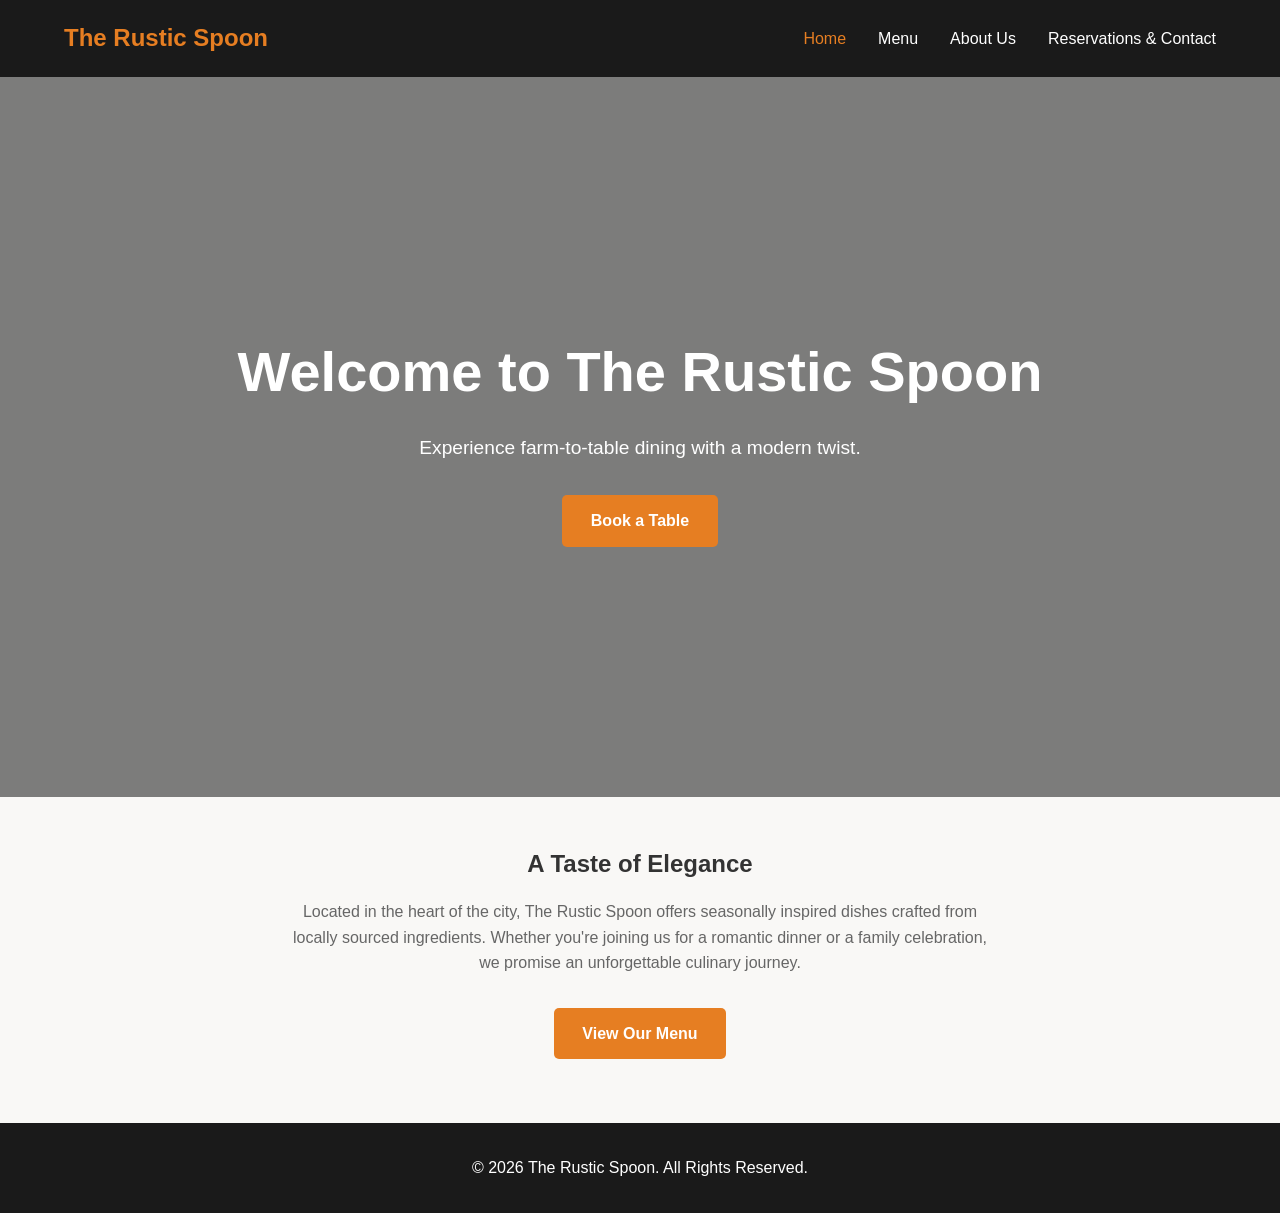
<file: index.html>
<!DOCTYPE html>
<html lang="en">
<head>
    <meta charset="UTF-8">
    <meta name="viewport" content="width=device-width, initial-scale=1.0">
    <title>The Rustic Spoon - Home</title>
    <link rel="stylesheet" href="style.css">
</head>
<body>

    <header>
        <a href="index.html" class="logo">The Rustic Spoon</a>
        <nav>
            <ul>
                <li><a href="index.html" class="active">Home</a></li>
                <li><a href="menu.html">Menu</a></li>
                <li><a href="about.html">About Us</a></li>
                <li><a href="contact.html">Reservations & Contact</a></li>
            </ul>
        </nav>
    </header>

    <section class="hero">
        <h1>Welcome to The Rustic Spoon</h1>
        <p>Experience farm-to-table dining with a modern twist.</p>
        <a href="contact.html" class="btn">Book a Table</a>
    </section>

    <div class="container" style="text-align: center;">
        <h2>A Taste of Elegance</h2>
        <p style="max-width: 700px; margin: 1rem auto; color: #666;">
            Located in the heart of the city, The Rustic Spoon offers seasonally inspired dishes crafted from locally sourced ingredients. Whether you're joining us for a romantic dinner or a family celebration, we promise an unforgettable culinary journey.
        </p>
        <a href="menu.html" class="btn" style="margin-top: 1rem;">View Our Menu</a>
    </div>

    <footer>
        <p>&copy; 2026 The Rustic Spoon. All Rights Reserved.</p>
    </footer>

</body>
</html>
</file>
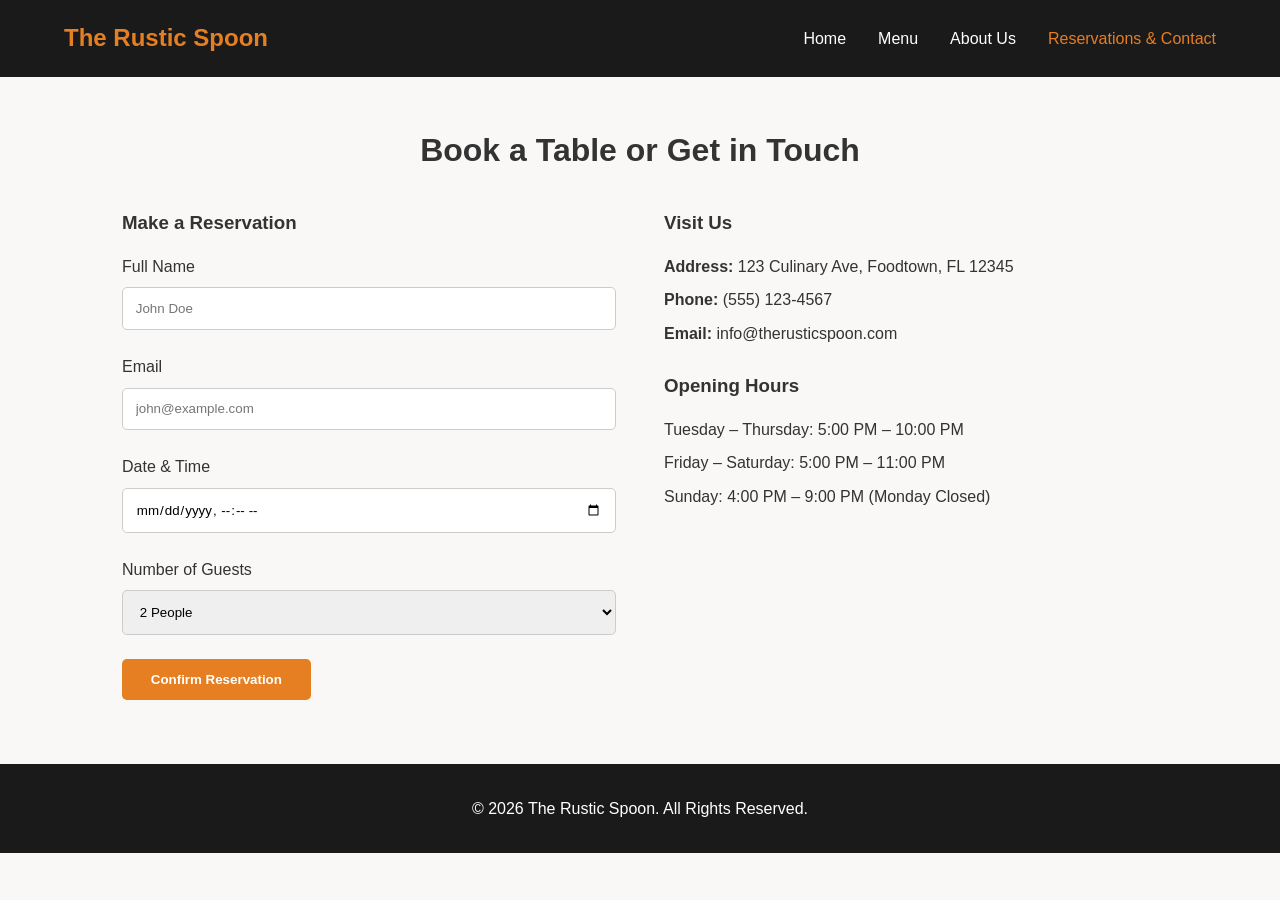
<file: contact.html>
<!DOCTYPE html>
<html lang="en">
<head>
    <meta charset="UTF-8">
    <meta name="viewport" content="width=device-width, initial-scale=1.0">
    <title>The Rustic Spoon - Contact & Reservations</title>
    <link rel="stylesheet" href="style.css">
</head>
<body>

    <header>
        <a href="index.html" class="logo">The Rustic Spoon</a>
        <nav>
            <ul>
                <li><a href="index.html">Home</a></li>
                <li><a href="menu.html">Menu</a></li>
                <li><a href="about.html">About Us</a></li>
                <li><a href="contact.html" class="active">Reservations & Contact</a></li>
            </ul>
        </nav>
    </header>

    <div class="container">
        <h1 style="text-align: center; margin-bottom: 2rem;">Book a Table or Get in Touch</h1>
        
        <div style="display: grid; grid-template-columns: 1fr 1fr; gap: 3rem;">
            <!-- Reservation Form -->
            <div>
                <h3 style="margin-bottom: 1rem;">Make a Reservation</h3>
                <form id="reservation-form">
                    <div class="form-group">
                        <label for="name">Full Name</label>
                        <input type="text" id="name" required placeholder="John Doe">
                    </div>
                    <div class="form-group">
                        <label for="email">Email</label>
                        <input type="email" id="email" required placeholder="john@example.com">
                    </div>
                    <div class="form-group">
                        <label for="date">Date & Time</label>
                        <input type="datetime-local" id="date" required>
                    </div>
                    <div class="form-group">
                        <label for="guests">Number of Guests</label>
                        <select id="guests">
                            <option value="1">1 Person</option>
                            <option value="2" selected>2 People</option>
                            <option value="3">3 People</option>
                            <option value="4">4 People</option>
                            <option value="5+">5+ People</option>
                        </select>
                    </div>
                    <button type="submit" class="btn">Confirm Reservation</button>
                </form>
            </div>

            <!-- Contact Information -->
            <div>
                <h3 style="margin-bottom: 1rem;">Visit Us</h3>
                <p style="margin-bottom: 0.5rem;"><strong>Address:</strong> 123 Culinary Ave, Foodtown, FL 12345</p>
                <p style="margin-bottom: 0.5rem;"><strong>Phone:</strong> (555) 123-4567</p>
                <p style="margin-bottom: 1.5rem;"><strong>Email:</strong> info@therusticspoon.com</p>

                <h3 style="margin-bottom: 1rem;">Opening Hours</h3>
                <p style="margin-bottom: 0.5rem;">Tuesday – Thursday: 5:00 PM – 10:00 PM</p>
                <p style="margin-bottom: 0.5rem;">Friday – Saturday: 5:00 PM – 11:00 PM</p>
                <p style="margin-bottom: 1.5rem;">Sunday: 4:00 PM – 9:00 PM (Monday Closed)</p>
            </div>
        </div>
    </div>

    <footer>
        <p>&copy; 2026 The Rustic Spoon. All Rights Reserved.</p>
    </footer>

    <script>
        // Simple JavaScript confirmation simulation for the reservation form
        document.getElementById('reservation-form').addEventListener('submit', function(e) {
            e.preventDefault();
            alert('Thank you! Your reservation request has been submitted successfully.');
            this.reset();
        });
    </script>

</body>
</html>
</file>
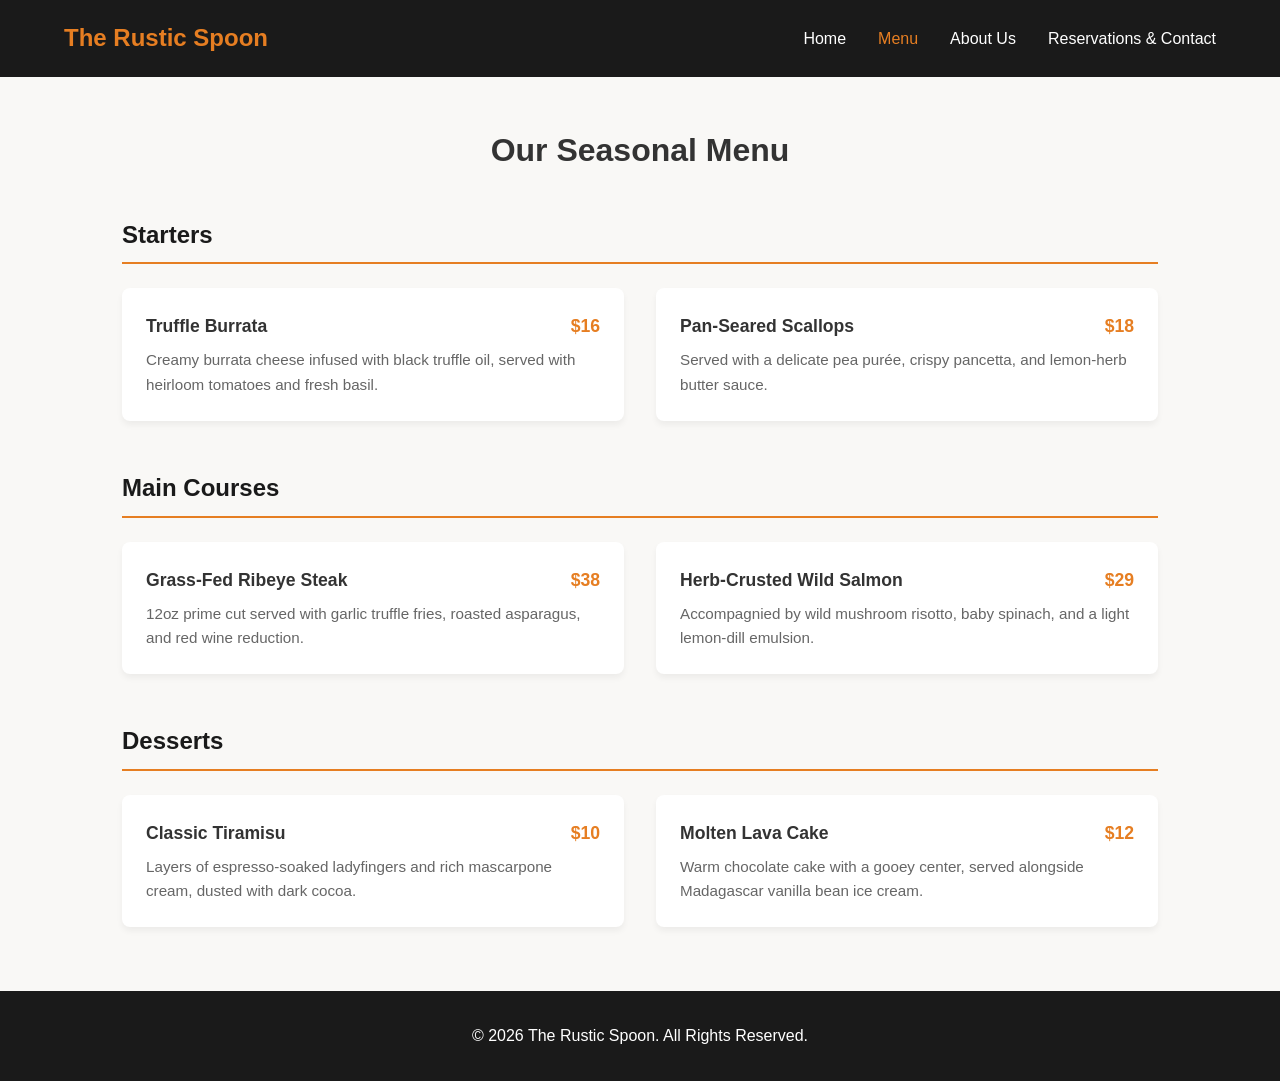
<file: menu.html>
<!DOCTYPE html>
<html lang="en">
<head>
    <meta charset="UTF-8">
    <meta name="viewport" content="width=device-width, initial-scale=1.0">
    <title>The Rustic Spoon - Menu</title>
    <link rel="stylesheet" href="style.css">
</head>
<body>

    <header>
        <a href="index.html" class="logo">The Rustic Spoon</a>
        <nav>
            <ul>
                <li><a href="index.html">Home</a></li>
                <li><a href="menu.html" class="active">Menu</a></li>
                <li><a href="about.html">About Us</a></li>
                <li><a href="contact.html">Reservations & Contact</a></li>
            </ul>
        </nav>
    </header>

    <div class="container">
        <h1 style="text-align: center; margin-bottom: 2.5rem;">Our Seasonal Menu</h1>

        <!-- Starters -->
        <div class="menu-section">
            <h2>Starters</h2>
            <div class="menu-grid">
                <div class="menu-item">
                    <div class="menu-item-header">
                        <span>Truffle Burrata</span>
                        <span class="price">$16</span>
                    </div>
                    <p>Creamy burrata cheese infused with black truffle oil, served with heirloom tomatoes and fresh basil.</p>
                </div>
                <div class="menu-item">
                    <div class="menu-item-header">
                        <span>Pan-Seared Scallops</span>
                        <span class="price">$18</span>
                    </div>
                    <p>Served with a delicate pea purée, crispy pancetta, and lemon-herb butter sauce.</p>
                </div>
            </div>
        </div>

        <!-- Main Courses -->
        <div class="menu-section">
            <h2>Main Courses</h2>
            <div class="menu-grid">
                <div class="menu-item">
                    <div class="menu-item-header">
                        <span>Grass-Fed Ribeye Steak</span>
                        <span class="price">$38</span>
                    </div>
                    <p>12oz prime cut served with garlic truffle fries, roasted asparagus, and red wine reduction.</p>
                </div>
                <div class="menu-item">
                    <div class="menu-item-header">
                        <span>Herb-Crusted Wild Salmon</span>
                        <span class="price">$29</span>
                    </div>
                    <p>Accompagnied by wild mushroom risotto, baby spinach, and a light lemon-dill emulsion.</p>
                </div>
            </div>
        </div>

        <!-- Desserts -->
        <div class="menu-section">
            <h2>Desserts</h2>
            <div class="menu-grid">
                <div class="menu-item">
                    <div class="menu-item-header">
                        <span>Classic Tiramisu</span>
                        <span class="price">$10</span>
                    </div>
                    <p>Layers of espresso-soaked ladyfingers and rich mascarpone cream, dusted with dark cocoa.</p>
                </div>
                <div class="menu-item">
                    <div class="menu-item-header">
                        <span>Molten Lava Cake</span>
                        <span class="price">$12</span>
                    </div>
                    <p>Warm chocolate cake with a gooey center, served alongside Madagascar vanilla bean ice cream.</p>
                </div>
            </div>
        </div>
    </div>

    <footer>
        <p>&copy; 2026 The Rustic Spoon. All Rights Reserved.</p>
    </footer>

</body>
</html>
</file>
<file: style.css>
/* --- Global Styles --- */
* {
    margin: 0;
    padding: 0;
    box-sizing: border-box;
    font-family: 'Segoe UI', Tahoma, Geneva, Verdana, sans-serif;
}

body {
    background-color: #f9f8f6;
    color: #333;
    line-height: 1.6;
}

/* --- Header & Navigation --- */
header {
    background-color: #1a1a1a;
    color: #fff;
    display: flex;
    justify-content: space-between;
    align-items: center;
    padding: 1.2rem 5%;
    position: sticky;
    top: 0;
    z-index: 1000;
}

.logo {
    font-size: 1.5rem;
    font-weight: bold;
    color: #e67e22;
    text-decoration: none;
}

nav ul {
    list-style: none;
    display: flex;
}

nav ul li {
    margin-left: 2rem;
}

nav ul li a {
    color: #fff;
    text-decoration: none;
    font-weight: 500;
    transition: color 0.3s;
}

nav ul li a:hover, nav ul li a.active {
    color: #e67e22;
}

/* --- Footer --- */
footer {
    background-color: #1a1a1a;
    color: #fff;
    text-align: center;
    padding: 2rem;
    margin-top: 4rem;
}

/* --- Buttons --- */
.btn {
    display: inline-block;
    background-color: #e67e22;
    color: #fff;
    padding: 0.8rem 1.8rem;
    border-radius: 5px;
    text-decoration: none;
    font-weight: bold;
    transition: background 0.3s;
    border: none;
    cursor: pointer;
}

.btn:hover {
    background-color: #d35400;
}

/* --- Page Specific Styles --- */
.container {
    max-width: 1100px;
    margin: 3rem auto;
    padding: 0 2rem;
}

/* Home Hero */
.hero {
    height: 80vh;
    background: linear-gradient(rgba(0,0,0,0.5), rgba(0,0,0,0.5)), url('https://images.unsplash.com/photo-1517248135467-4c7edcad34c4?auto=format&fit=crop&w=1920&q=80') no-repeat center center/cover;
    display: flex;
    flex-direction: column;
    justify-content: center;
    align-items: center;
    text-align: center;
    color: #fff;
    padding: 0 1rem;
}

.hero h1 {
    font-size: 3.5rem;
    margin-bottom: 1rem;
}

.hero p {
    font-size: 1.2rem;
    margin-bottom: 2rem;
}

/* Menu Grid */
.menu-section {
    margin-bottom: 3rem;
}

.menu-section h2 {
    border-bottom: 2px solid #e67e22;
    padding-bottom: 0.5rem;
    margin-bottom: 1.5rem;
    color: #1a1a1a;
}

.menu-grid {
    display: grid;
    grid-template-columns: repeat(auto-fit, minmax(300px, 1fr));
    gap: 2rem;
}

.menu-item {
    background: #fff;
    padding: 1.5rem;
    border-radius: 8px;
    box-shadow: 0 4px 6px rgba(0,0,0,0.05);
}

.menu-item-header {
    display: flex;
    justify-content: space-between;
    font-weight: bold;
    font-size: 1.1rem;
    margin-bottom: 0.5rem;
}

.menu-item-header .price {
    color: #e67e22;
}

.menu-item p {
    color: #666;
    font-size: 0.95rem;
}

/* Forms (Contact/Reservation) */
.form-group {
    margin-bottom: 1.5rem;
}

.form-group label {
    display: block;
    margin-bottom: 0.5rem;
    font-weight: 500;
}

.form-group input, .form-group textarea, .form-group select {
    width: 100%;
    padding: 0.8rem;
    border: 1px solid #ccc;
    border-radius: 5px;
}

/* Responsive */
@media(max-width: 768px) {
    nav ul {
        display: none; /* Can be expanded with JS for mobile menu */
    }
    .hero h1 {
        font-size: 2.5rem;
    }
}
</file>
